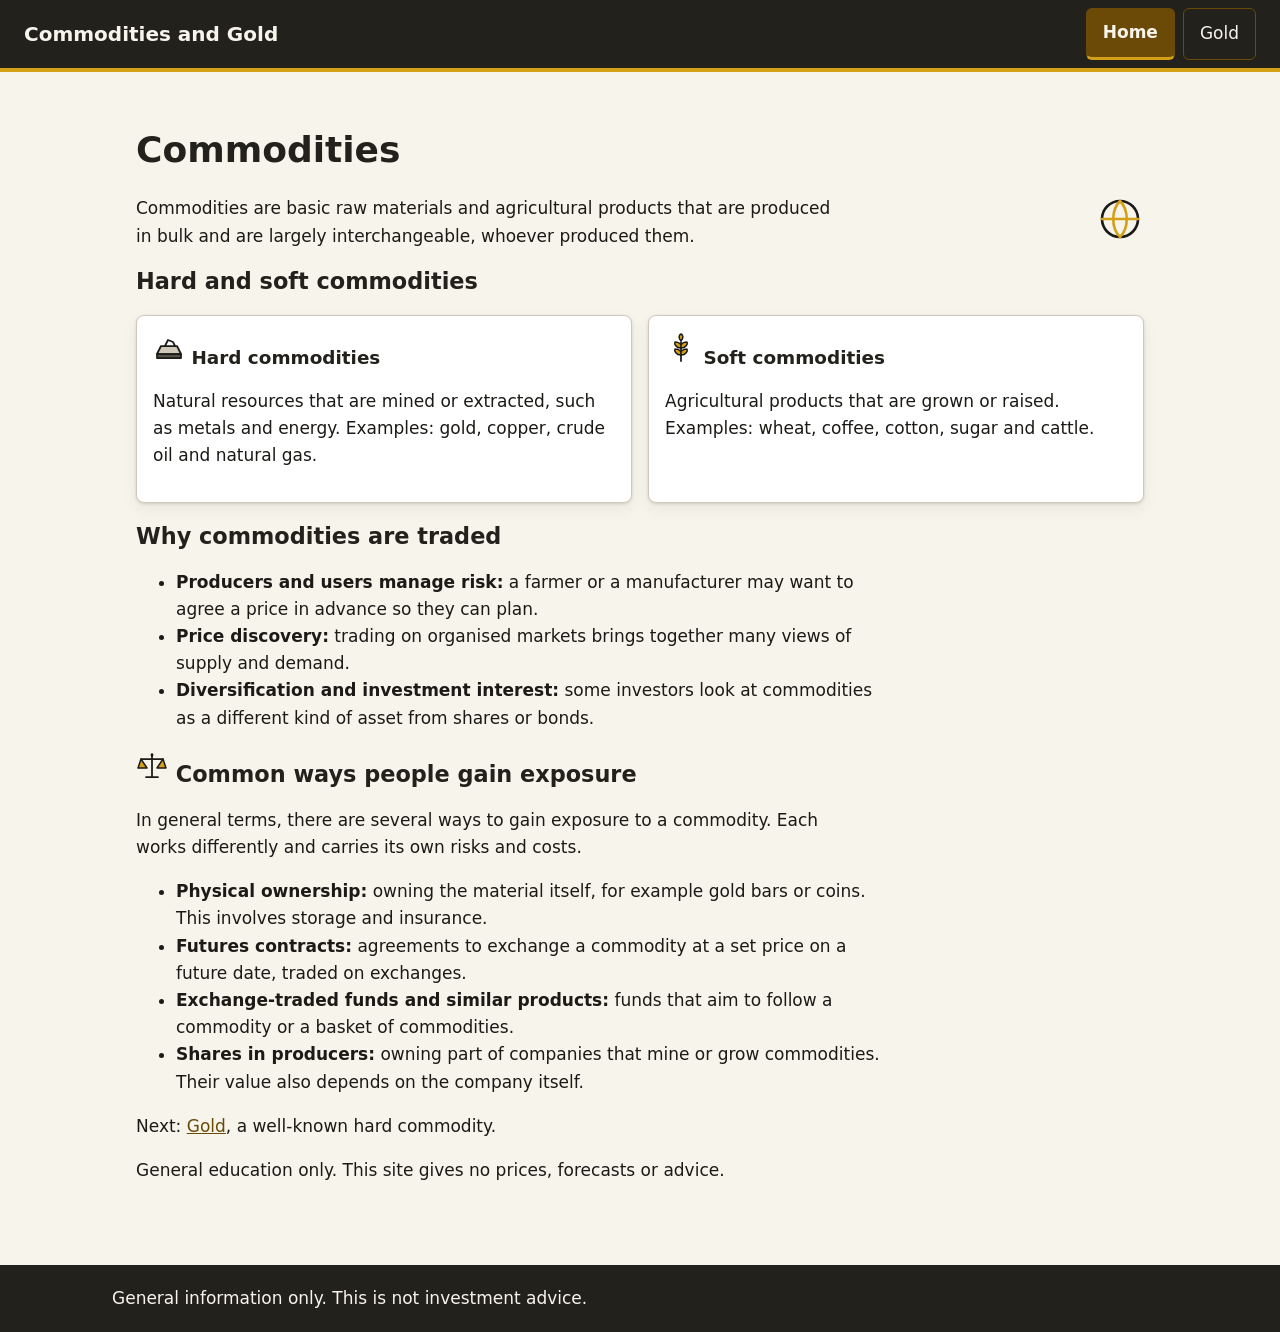
<file: index.html>
<!doctype html>
<html lang="en">
<head>
<meta charset="utf-8">
<meta name="viewport" content="width=device-width, initial-scale=1">
<title>Commodities | Commodities and Gold</title>
<link rel="stylesheet" href="css/tokens.css">
<link rel="stylesheet" href="css/layout.css">
<link rel="stylesheet" href="css/site.css">
</head>
<body>
<a class="skip" href="#main">Skip to content</a>
<header class="site-header"><a class="brand" href="index.html">Commodities and Gold</a>
<nav aria-label="Main"><a href="index.html">Home</a><a href="gold.html">Gold</a></nav></header>
<main id="main">
<h1>Commodities</h1>
<img src="assets/icon-globe.svg" alt="" width="48" height="48" style="float:right;margin:0 0 .5rem 1rem">
<p class="lead">Commodities are basic raw materials and agricultural products that are produced in bulk and are largely interchangeable, whoever produced them.</p>
<h2>Hard and soft commodities</h2>
<ul class="cards">
<li class="card"><h3><img src="assets/icon-metal.svg" alt="" width="32" height="32"> Hard commodities</h3><p>Natural resources that are mined or extracted, such as metals and energy. Examples: gold, copper, crude oil and natural gas.</p></li>
<li class="card"><h3><img src="assets/icon-grain.svg" alt="" width="32" height="32"> Soft commodities</h3><p>Agricultural products that are grown or raised. Examples: wheat, coffee, cotton, sugar and cattle.</p></li>
</ul>
<h2>Why commodities are traded</h2>
<ul>
<li><strong>Producers and users manage risk:</strong> a farmer or a manufacturer may want to agree a price in advance so they can plan.</li>
<li><strong>Price discovery:</strong> trading on organised markets brings together many views of supply and demand.</li>
<li><strong>Diversification and investment interest:</strong> some investors look at commodities as a different kind of asset from shares or bonds.</li>
</ul>
<h2><img src="assets/icon-scales.svg" alt="" width="32" height="32"> Common ways people gain exposure</h2>
<p>In general terms, there are several ways to gain exposure to a commodity. Each works differently and carries its own risks and costs.</p>
<ul>
<li><strong>Physical ownership:</strong> owning the material itself, for example gold bars or coins. This involves storage and insurance.</li>
<li><strong>Futures contracts:</strong> agreements to exchange a commodity at a set price on a future date, traded on exchanges.</li>
<li><strong>Exchange-traded funds and similar products:</strong> funds that aim to follow a commodity or a basket of commodities.</li>
<li><strong>Shares in producers:</strong> owning part of companies that mine or grow commodities. Their value also depends on the company itself.</li>
</ul>
<p>Next: <a href="gold.html">Gold</a>, a well-known hard commodity.</p>
<p class="note">General education only. This site gives no prices, forecasts or advice.</p>
</main>
<footer class="site-footer"><p>General information only. This is not investment advice.</p></footer>
<script src="js/nav.js"></script>
<script src="js/app.js"></script>
</body>
</html>
</file>
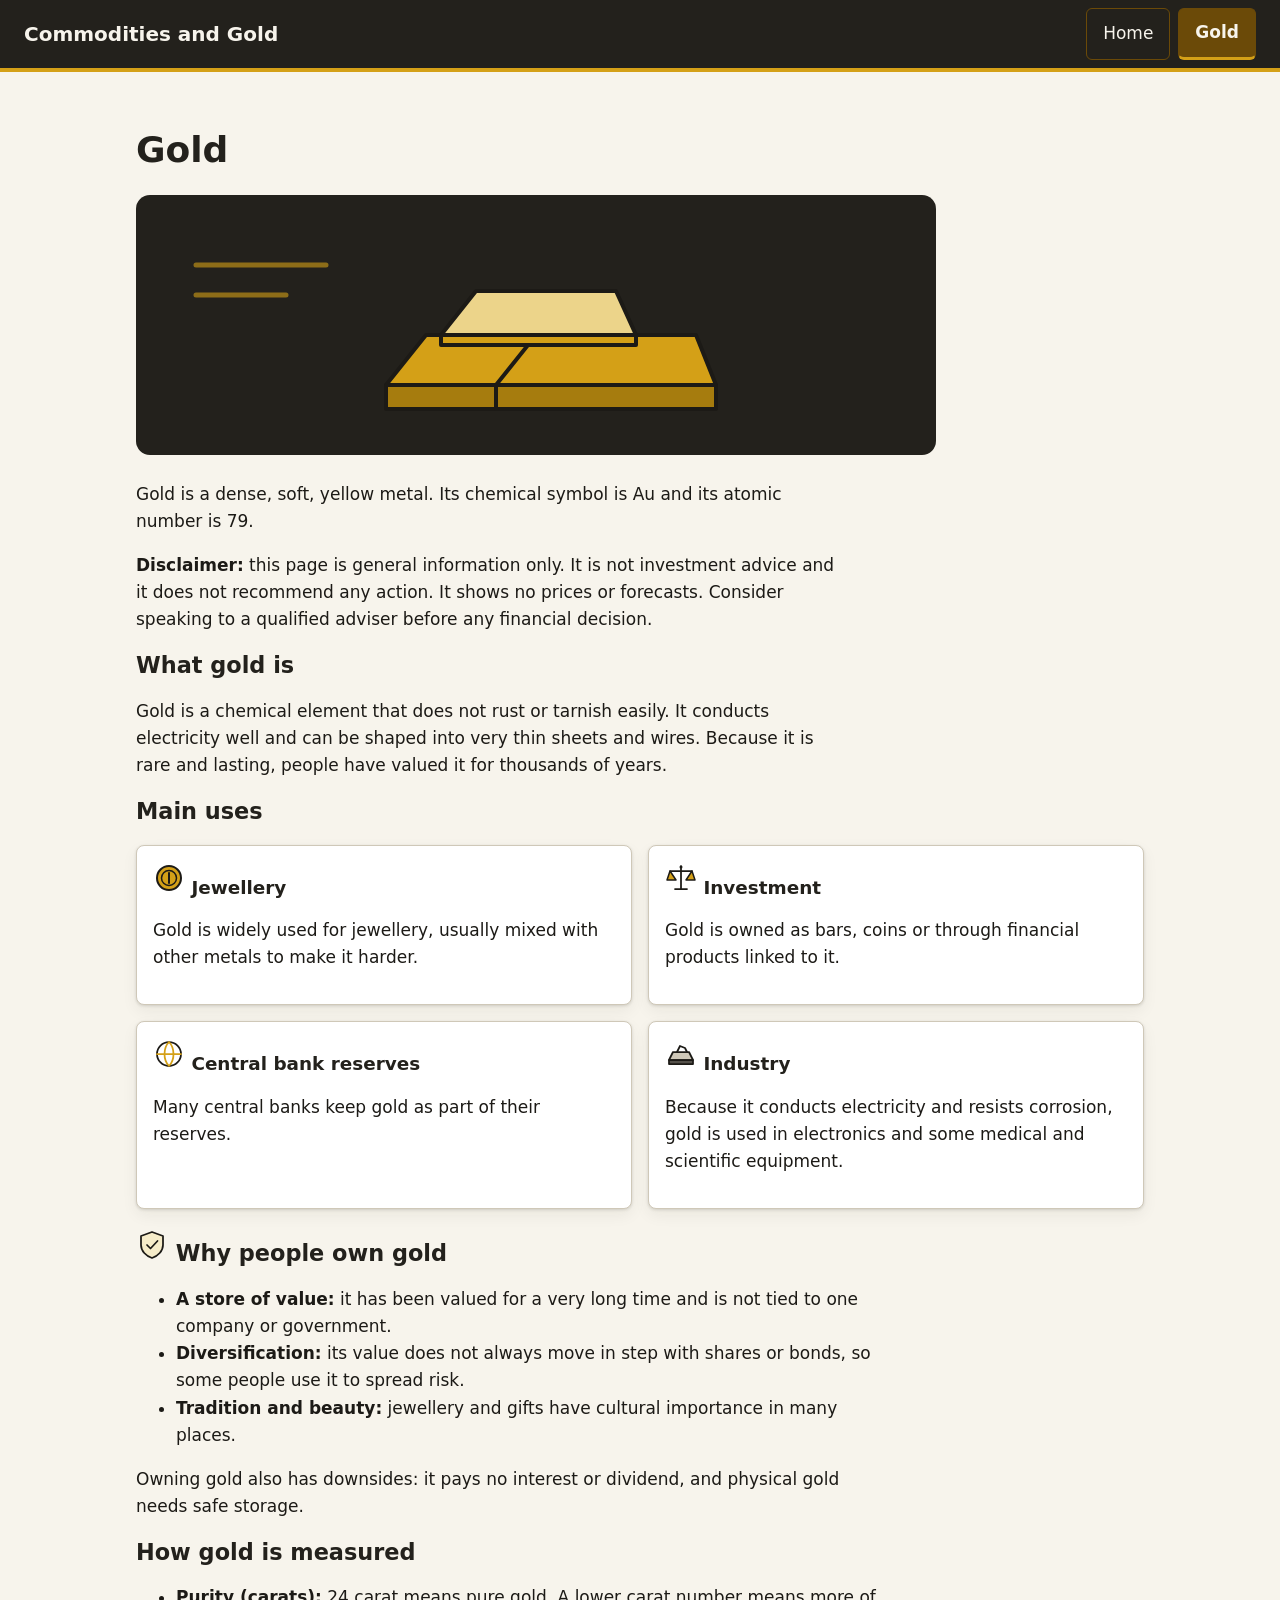
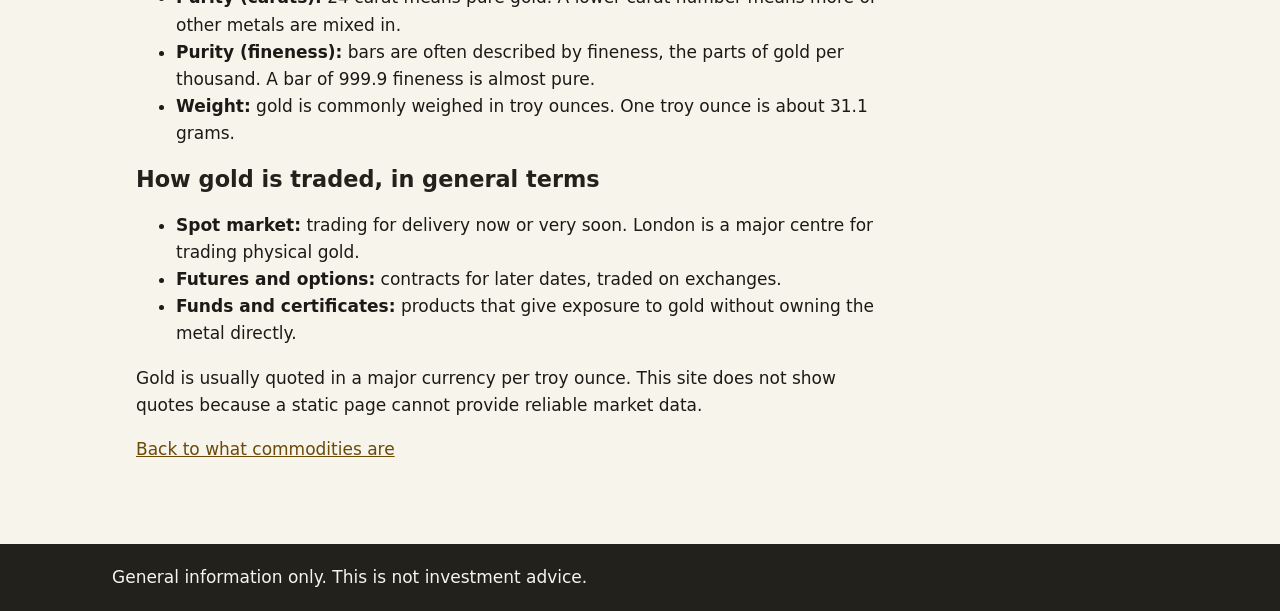
<file: gold.html>
<!doctype html>
<html lang="en">
<head>
<meta charset="utf-8">
<meta name="viewport" content="width=device-width, initial-scale=1">
<title>Gold | Commodities and Gold</title>
<link rel="stylesheet" href="css/tokens.css">
<link rel="stylesheet" href="css/layout.css">
<link rel="stylesheet" href="css/site.css">
</head>
<body>
<a class="skip" href="#main">Skip to content</a>
<header class="site-header"><a class="brand" href="index.html">Commodities and Gold</a>
<nav aria-label="Main"><a href="index.html">Home</a><a href="gold.html">Gold</a></nav></header>
<main id="main">
<h1>Gold</h1>
<img src="assets/gold-hero.svg" alt="Stack of three gold bars on a charcoal backdrop" style="max-width:100%;height:auto">
<p class="lead">Gold is a dense, soft, yellow metal. Its chemical symbol is Au and its atomic number is 79.</p>
<p class="note"><strong>Disclaimer:</strong> this page is general information only. It is not investment advice and it does not recommend any action. It shows no prices or forecasts. Consider speaking to a qualified adviser before any financial decision.</p>
<h2>What gold is</h2>
<p>Gold is a chemical element that does not rust or tarnish easily. It conducts electricity well and can be shaped into very thin sheets and wires. Because it is rare and lasting, people have valued it for thousands of years.</p>
<h2>Main uses</h2>
<ul class="cards">
<li class="card"><h3><img src="assets/icon-coin.svg" alt="" width="32" height="32"> Jewellery</h3><p>Gold is widely used for jewellery, usually mixed with other metals to make it harder.</p></li>
<li class="card"><h3><img src="assets/icon-scales.svg" alt="" width="32" height="32"> Investment</h3><p>Gold is owned as bars, coins or through financial products linked to it.</p></li>
<li class="card"><h3><img src="assets/icon-globe.svg" alt="" width="32" height="32"> Central bank reserves</h3><p>Many central banks keep gold as part of their reserves.</p></li>
<li class="card"><h3><img src="assets/icon-metal.svg" alt="" width="32" height="32"> Industry</h3><p>Because it conducts electricity and resists corrosion, gold is used in electronics and some medical and scientific equipment.</p></li>
</ul>
<h2><img src="assets/icon-shield.svg" alt="" width="32" height="32"> Why people own gold</h2>
<ul>
<li><strong>A store of value:</strong> it has been valued for a very long time and is not tied to one company or government.</li>
<li><strong>Diversification:</strong> its value does not always move in step with shares or bonds, so some people use it to spread risk.</li>
<li><strong>Tradition and beauty:</strong> jewellery and gifts have cultural importance in many places.</li>
</ul>
<p>Owning gold also has downsides: it pays no interest or dividend, and physical gold needs safe storage.</p>
<h2>How gold is measured</h2>
<ul>
<li><strong>Purity (carats):</strong> 24 carat means pure gold. A lower carat number means more of other metals are mixed in.</li>
<li><strong>Purity (fineness):</strong> bars are often described by fineness, the parts of gold per thousand. A bar of 999.9 fineness is almost pure.</li>
<li><strong>Weight:</strong> gold is commonly weighed in troy ounces. One troy ounce is about 31.1 grams.</li>
</ul>
<h2>How gold is traded, in general terms</h2>
<ul>
<li><strong>Spot market:</strong> trading for delivery now or very soon. London is a major centre for trading physical gold.</li>
<li><strong>Futures and options:</strong> contracts for later dates, traded on exchanges.</li>
<li><strong>Funds and certificates:</strong> products that give exposure to gold without owning the metal directly.</li>
</ul>
<p>Gold is usually quoted in a major currency per troy ounce. This site does not show quotes because a static page cannot provide reliable market data.</p>
<p><a href="index.html">Back to what commodities are</a></p>
</main>
<footer class="site-footer"><p>General information only. This is not investment advice.</p></footer>
<script src="js/nav.js"></script>
<script src="js/app.js"></script>
</body>
</html>
</file>
<file: css/tokens.css>
/* Design tokens: commodities-gold. Refined, deep neutral (charcoal) with a gold accent on warm ivory paper.
   Gold is a FILL or BORDER only, never small text on light. Links use deep bronze for contrast.
   Contrast (hand-calculated, AA): ink on paper ~16:1, bronze link on paper ~7:1, paper on charcoal header ~15:1,
   ink on gold fill ~7:1, gold on charcoal ~8:1, error-700 on white ~6.5:1, success-700 on success-bg ~6:1.
   Type: system stacks, serif headings for a refined feel, 1.25 scale. Names such as --color-navy-* are what the
   shared layout CSS reads: here navy-800 is charcoal and navy-700 is bronze. */
:root {
  --color-paper: #f7f4ec;
  --color-surface: #ffffff;
  --color-ink: #1c1a16;
  --color-navy-800: #23211c;
  --color-navy-700: #6b4a08;
  --color-safety: #d4a017;
  --color-gold-300: #ecd48a;
  --color-gold-100: #f6ecc9;
  --color-steel-700: #54504a;
  --color-steel-300: #cfc8b8;
  --color-steel-100: #e9e4d6;
  --color-error-700: #b3261e;
  --color-error-bg: #fdecea;
  --color-warning-800: #7a4a00;
  --color-warning-bg: #fff1d6;
  --color-success-700: #1e6b45;
  --color-success-bg: #e6f4ec;
  --color-focus: #0b63ce;

  --font-body: system-ui, -apple-system, "Segoe UI", Roboto, "Helvetica Neue", Arial, sans-serif;
  --font-heading: Georgia, "Iowan Old Style", "Palatino Linotype", Palatino, serif;
  --font-mono: ui-monospace, SFMono-Regular, Menlo, Consolas, monospace;

  --text-sm: 0.9rem;
  --text-base: 1.0625rem;
  --text-md: 1.3rem;
  --text-lg: 1.65rem;
  --text-xl: 2.1rem;
  --text-2xl: 2.7rem;
  --leading-tight: 1.2;
  --leading-body: 1.65;
  --weight-heading: 700;

  --space-1: 0.25rem;
  --space-2: 0.5rem;
  --space-3: 0.75rem;
  --space-4: 1rem;
  --space-5: 1.5rem;
  --space-6: 2rem;
  --space-7: 3rem;
  --space-8: 4.5rem;

  --radius-sm: 3px;
  --radius-md: 6px;
  --radius-lg: 12px;
  --border-width: 1px;
  --shadow-card: 0 1px 3px rgba(28, 26, 22, 0.14), 0 6px 16px rgba(28, 26, 22, 0.06);
  --content-width: 66rem;
  --measure: 64ch;

  --field-height: 3rem;
  --field-border: var(--border-width) solid var(--color-steel-700);
  --field-border-error: var(--border-width) solid var(--color-error-700);
  --focus-ring: 3px solid var(--color-focus);
}
</file>
<file: css/layout.css>
/* layout: ui/ux. Phone first; cards, tables, steps. Colours and type come from tokens.css; fallbacks keep it readable until they land */
:root{
  --_paper:var(--color-paper,#f6f4ef);--_surface:var(--color-surface,#fff);--_ink:var(--color-ink,#1b2430);
  --_dark:var(--color-navy-800,#0a2a4d);--_dark2:var(--color-navy-700,#0f3a66);--_accent:var(--color-safety,#ffc20e);
  --_line:var(--color-steel-300,#bcc3ca);--_link:var(--color-navy-700,#0f3a66);--_focus:var(--color-focus,#0b63ce);
  --_font:var(--font-body,system-ui,-apple-system,"Segoe UI",Roboto,Arial,sans-serif);
  --_gap:var(--space-4,1rem);--_max:var(--content-width,60rem);--_touch:3.25rem;
}
*,*::before,*::after{box-sizing:border-box}
html{-webkit-text-size-adjust:100%}
body{margin:0;background:var(--_paper);color:var(--_ink);font-family:var(--_font);font-size:1.0625rem;line-height:1.6}
img,svg{max-width:100%;height:auto}
h1,h2,h3{line-height:1.2;color:var(--_dark)}
h1{font-size:1.75rem}h2{font-size:1.4rem}h3{font-size:1.15rem}
a{color:var(--_link)}
:focus-visible{outline:3px solid var(--_focus);outline-offset:2px}
.site-header :focus-visible,.site-footer :focus-visible{outline-color:var(--_paper)}

.skip{position:absolute;left:.5rem;top:-4rem;z-index:100;padding:.75rem 1rem;background:var(--_dark);color:var(--_paper);border-radius:4px;text-decoration:none}
.skip:focus{top:.5rem}

.site-header{background:var(--_dark);color:var(--_paper);border-bottom:4px solid var(--_accent);padding:.5rem var(--_gap)}
.brand{display:inline-block;color:var(--_paper);font-weight:800;font-size:1.25rem;text-decoration:none;padding:.5rem 0}
.site-header nav{display:flex;gap:.5rem;margin-top:.25rem}
.site-header nav a{flex:1;display:flex;align-items:center;justify-content:center;min-height:var(--_touch);padding:.5rem 1rem;color:var(--_paper);text-decoration:none;border-radius:6px;border:1px solid var(--_dark2);text-align:center}
.site-header nav a:hover{background:var(--_dark2)}
.site-header nav a[aria-current="page"]{background:var(--_dark2);font-weight:700;border-bottom:3px solid var(--_accent)}

main{max-width:var(--_max);margin:0 auto;padding:1.25rem var(--_gap)}
main p,main li{max-width:66ch}
.site-footer{background:var(--_dark);color:var(--_paper);padding:1.25rem var(--_gap);margin-top:2rem}
.site-footer p{max-width:var(--_max);margin:0 auto}
.site-footer a{color:var(--_paper)}

/* forms: big touch targets, labels above fields */
label{display:block;font-weight:700;margin:1rem 0 .35rem}
input,select,textarea{display:block;width:100%;min-height:var(--_touch);padding:.6rem .75rem;font:inherit;color:var(--_ink);background:var(--_surface);border:var(--field-border,2px solid #4a5460);border-radius:6px}
textarea{min-height:8rem}
fieldset{border:1px solid var(--_line);border-radius:6px;margin:1rem 0;padding:.5rem 1rem 1rem}
button,.button{display:inline-flex;align-items:center;justify-content:center;min-height:var(--_touch);min-width:var(--_touch);padding:.6rem 1.25rem;font:inherit;font-weight:700;color:var(--_paper);background:var(--color-navy-700,#0f3a66);border:0;border-radius:6px;text-decoration:none;cursor:pointer}
button:hover,.button:hover{background:var(--color-navy-800,#0a2a4d)}
button:disabled,.button[aria-disabled="true"]{background:var(--color-steel-100,#e6e9ec);color:var(--color-steel-700,#4a5460);border:2px dashed var(--color-steel-300,#bcc3ca);cursor:not-allowed;opacity:1}
button:disabled:hover{background:var(--color-steel-100,#e6e9ec)}

/* form guidance: hint text, inline errors (icon + text, not colour alone), status message */
.hint{margin:.25rem 0 0;font-size:.9rem;color:var(--color-steel-700,#4a5460)}
.err{margin:.35rem 0 0;font-weight:700;color:var(--color-error-700,#b3261e)}
.err:empty{display:none}
.err::before{content:"\26A0\FE0E  "}
input[aria-invalid="true"],select[aria-invalid="true"],textarea[aria-invalid="true"]{border:var(--field-border-error,2px solid #b3261e)}
[role="status"]:not(:empty){margin:1rem 0;padding:.75rem 1rem;border-radius:6px;background:var(--color-success-bg,#e8f5ec);border:2px solid var(--color-success-700,#1e6b34);color:var(--color-success-700,#1e6b34);font-weight:700}
.sr-only{position:absolute;width:1px;height:1px;margin:-1px;padding:0;overflow:hidden;clip:rect(0 0 0 0);white-space:nowrap;border:0}
form button[type=submit]{width:100%;margin-top:1.25rem}

/* cards and lists: <ul class="cards"><li class="card"> */
.cards{list-style:none;margin:1.25rem 0;padding:0;display:grid;gap:var(--_gap)}
.card{background:var(--_surface);border:1px solid var(--_line);border-radius:8px;padding:var(--_gap);box-shadow:var(--shadow-card,0 1px 3px rgba(0,0,0,.15))}
.card h2,.card h3{margin-top:0}

/* tables: div.table-wrap[tabindex=0][role=region][aria-label] > table.stack-table, td[data-label] */
.table-wrap{overflow-x:auto;margin:1.25rem 0}
table{border-collapse:collapse;width:100%;background:var(--_surface)}
th,td{text-align:left;padding:.75rem;border-bottom:1px solid var(--_line);vertical-align:top}
th{background:var(--color-steel-100,#e8eaed)}
@media (max-width:39.99rem){
  .stack-table thead{position:absolute;left:-999px}
  .stack-table tr{display:block;margin-bottom:1rem;border:1px solid var(--_line);border-radius:6px}
  .stack-table td{display:block}
  .stack-table td::before{content:attr(data-label);display:block;font-size:.8rem;text-transform:uppercase;letter-spacing:.05em;color:var(--color-steel-700,#4a5563)}
}

@media (min-width:40rem){
  h1{font-size:2.25rem}
  .site-header{display:flex;align-items:center;justify-content:space-between;gap:1.5rem;padding:.5rem 1.5rem}
  .site-header nav{margin:0}
  .site-header nav a{flex:none}
  main{padding:2rem 1.5rem}
  .cards{grid-template-columns:repeat(2,1fr)}
  form button[type=submit]{width:auto}
}
/* ol.flow: numbered steps with counter circles, joined by a line; stacks on phones */
.flow{list-style:none;margin:1.5rem 0;padding:0;counter-reset:flow}
.flow li{position:relative;counter-increment:flow;margin:0 0 1rem;padding:var(--_gap) var(--_gap) var(--_gap) 4rem;min-height:var(--_touch);background:var(--_surface);border:1px solid var(--_line);border-radius:8px;box-shadow:var(--shadow-card,0 1px 3px rgba(0,0,0,.15));max-width:none}
.flow li::before{content:counter(flow);position:absolute;left:var(--_gap);top:var(--_gap);width:2.25rem;height:2.25rem;border-radius:50%;background:var(--_dark);color:var(--_paper);font-weight:800;display:flex;align-items:center;justify-content:center}
.flow li:not(:last-child)::after{content:"";position:absolute;left:calc(var(--_gap) + 1.125rem - 1px);bottom:-1rem;height:1rem;border-left:2px solid var(--_dark2)}
@media (min-width:60rem){.flow li{padding-left:4.5rem}}
/* dashboard: <ul class="cards"><li class="card"><h2>..</h2><p class="stat">42</p><meter>..</meter></li></ul>; use native meter/progress with a text value */
.stat{margin:.25rem 0;font-size:2rem;font-weight:800;line-height:1.1;color:var(--_dark)}
.stat small{font-size:.9rem;font-weight:400;color:var(--color-steel-700,#4a5460)}
meter,progress{display:block;width:100%;height:1.25rem}
a.card,.card[tabindex]{display:block;color:inherit;text-decoration:none}
a.card:hover,.card[tabindex]:hover{border-color:var(--_dark2)}
/* alert levels: pair a colour with an icon and a text label, never colour alone: <p class="alert alert-ok"><img alt="" src=..><strong>OK</strong> text</p> */
.alert{display:flex;align-items:center;gap:.5rem;margin:.5rem 0;padding:.5rem .75rem;border-radius:6px;border:2px solid;max-width:none}
.alert img,.alert svg{width:1.5rem;height:1.5rem;flex:none}
.alert-ok{background:var(--color-success-bg,#e6f4ec);border-color:var(--color-success-700,#1e6b45);color:var(--color-success-700,#1e6b45)}
.alert-warning{background:var(--color-warning-bg,#fff1d6);border-color:var(--color-warning-800,#7a4a00);color:var(--color-warning-800,#7a4a00)}
.alert-critical{background:var(--color-error-bg,#fdecea);border-color:var(--color-error-700,#b3261e);color:var(--color-error-700,#b3261e)}
@media (min-width:60rem){.cards.wide{grid-template-columns:repeat(4,1fr)}}
@media (prefers-reduced-motion:reduce){*{scroll-behavior:auto!important;transition:none!important;animation:none!important}}
</file>
<file: css/site.css>
body{font-family:system-ui,sans-serif;margin:0}
.skip{position:absolute;left:-999px}.skip:focus{left:0}
</file>
